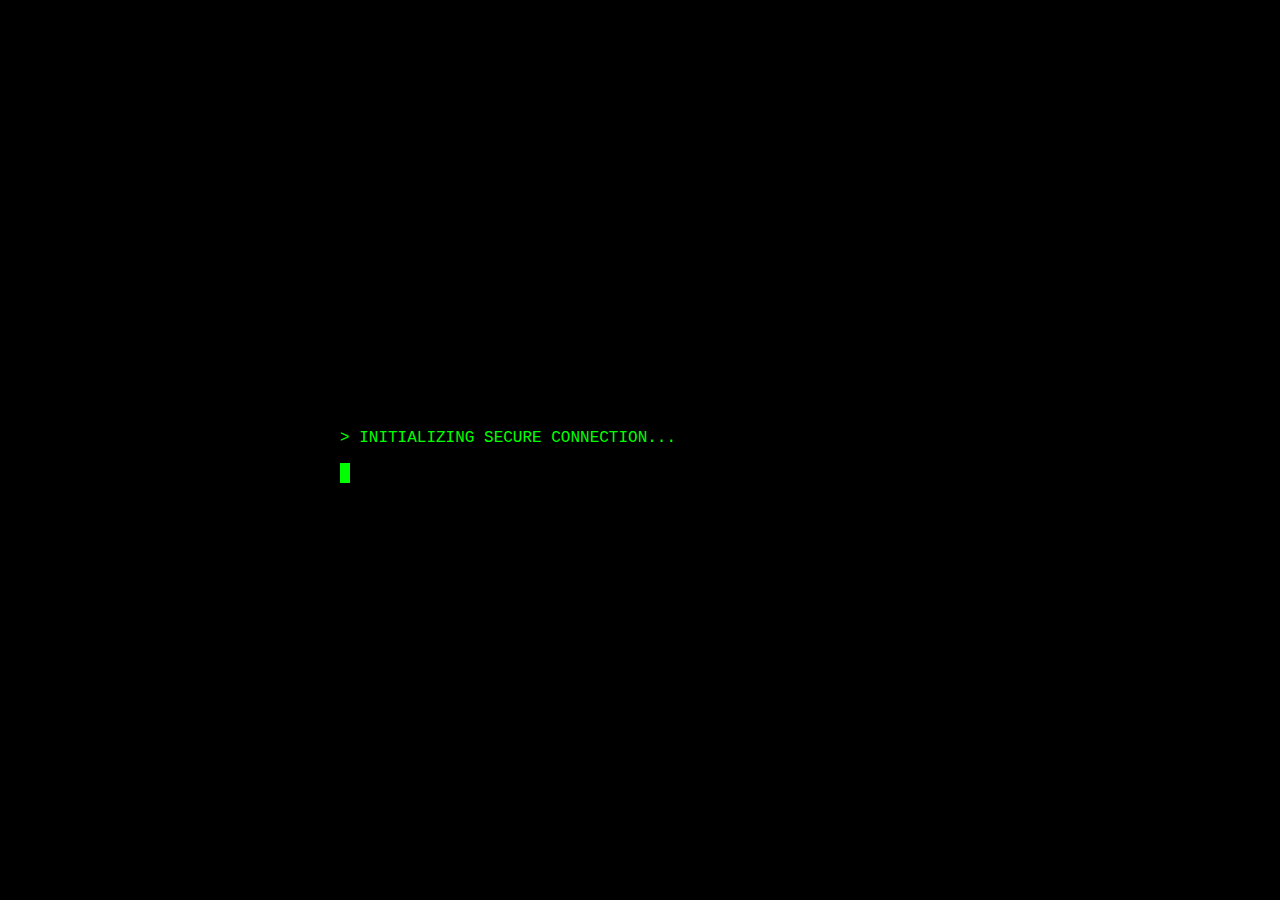
<file: index.html>
<!DOCTYPE html>
<html lang="en">

<head>
    <meta charset="UTF-8">
    <meta name="viewport" content="width=device-width, initial-scale=1.0">
    <title>Connecting to Chronos Network...</title>
    <style>
        body {
            background-color: #000;
            color: #0f0;
            font-family: 'Courier New', Courier, monospace;
            display: flex;
            justify-content: center;
            align-items: center;
            height: 100vh;
            margin: 0;
            overflow: hidden;
        }

        .terminal {
            text-align: left;
            width: 80%;
            max-width: 600px;
        }

        .cursor {
            display: inline-block;
            width: 10px;
            height: 20px;
            background-color: #0f0;
            animation: blink 1s infinite;
        }

        @keyframes blink {

            0%,
            100% {
                opacity: 1;
            }

            50% {
                opacity: 0;
            }
        }
    </style>
</head>

<body>
    <div class="terminal">
        <p>> INITIALIZING SECURE CONNECTION...</p>
        <p id="msg1" style="display:none">> VERIFYING BIOMETRICS...</p>
        <p id="msg2" style="display:none">> IDENTITY CONFIRMED: RESIDENT #8940</p>
        <p id="msg3" style="display:none">> WELCOME HOME.</p>
        <p id="msg4" style="display:none">> REDIRECTING TO INTRANET...</p>
        <span class="cursor"></span>
    </div>

    <script>
        const delays = [1000, 2500, 4000, 5500];
        const ids = ['msg1', 'msg2', 'msg3', 'msg4'];

        ids.forEach((id, index) => {
            setTimeout(() => {
                document.getElementById(id).style.display = 'block';
            }, delays[index]);
        });

        setTimeout(() => {
            window.location.href = 'intranet/intranet.html';
        }, 7000);
    </script>
</body>

</html>
</file>
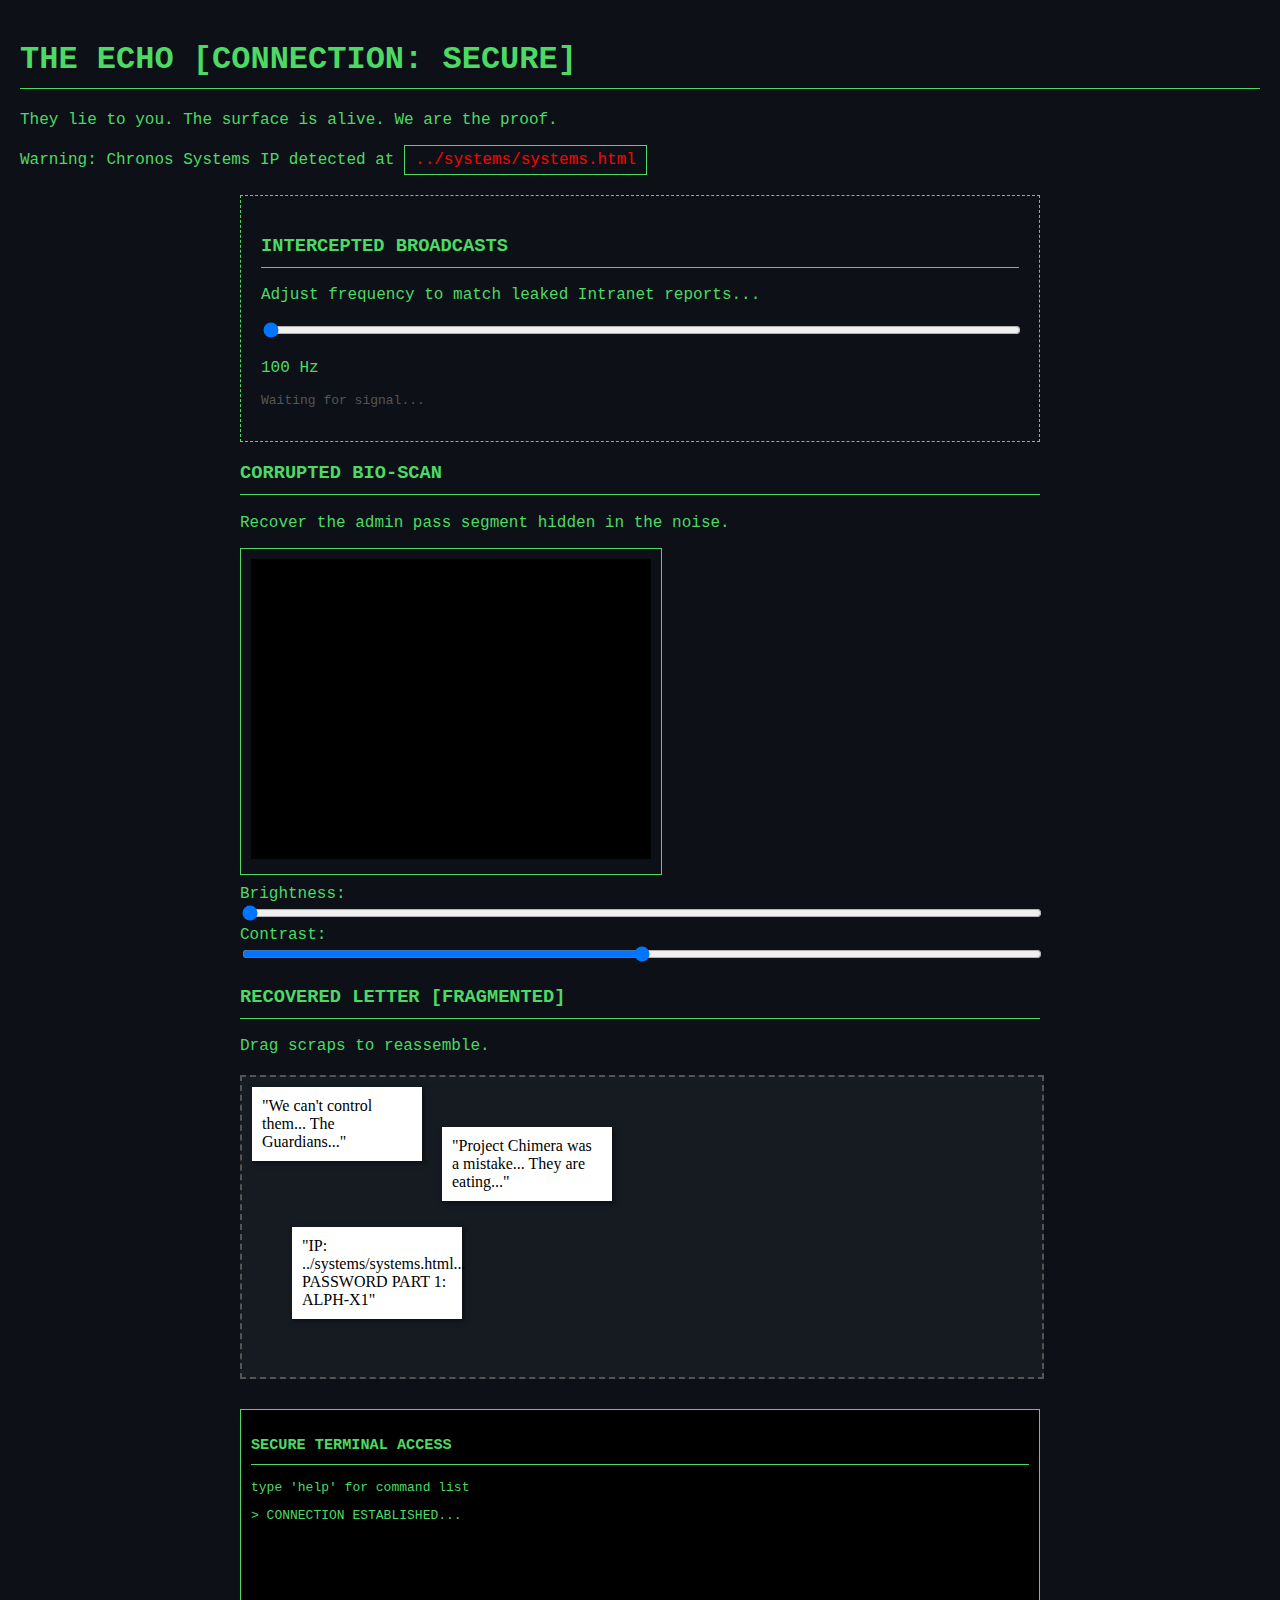
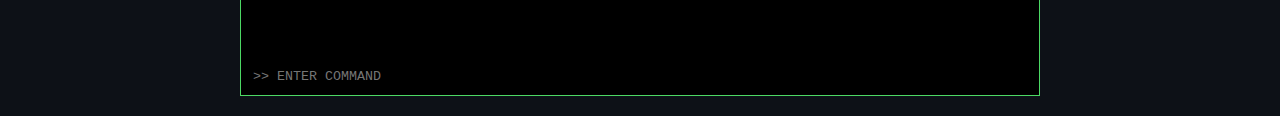
<file: echo/echo.html>
<!DOCTYPE html>
<html lang="en">

<head>
    <meta charset="UTF-8">
    <meta name="viewport" content="width=device-width, initial-scale=1.0">
    <title>THE ECHO /// RESISTANCE ARCHIVE</title>
    <link rel="stylesheet" href="../assets/css/echo.css">
    <script src="../assets/js/echo.js" defer></script>
</head>

<body>
    <header>
        <h1>THE ECHO [CONNECTION: SECURE]</h1>
        <p>They lie to you. The surface is alive. We are the proof.</p>
        <p>Warning: Chronos Systems IP detected at <a href="../systems/systems.html"
                style="color:red">../systems/systems.html</a></p>
    </header>

    <div class="container">

        <!-- Puzzle 4: Frequency Tuner -->
        <div class="tuner-control">
            <h3>Intercepted Broadcasts</h3>
            <p>Adjust frequency to match leaked Intranet reports...</p>
            <input type="range" min="100" max="1500" value="100" id="freq-slider" oninput="checkFrequency(this.value)">
            <p id="freq-display">100 Hz</p>
            <p id="audio-output" style="font-family: monospace; color: #555;">Waiting for signal...</p>
        </div>

        <!-- Puzzle 6: Image Steganography -->
        <div class="control-panel">
            <h3>Corrupted Bio-Scan</h3>
            <p>Recover the admin pass segment hidden in the noise.</p>
            <!-- Canvas for noise puzzle -->
            <div style="padding: 10px; display: inline-block; border: 1px solid #4cd964;">
                <canvas id="hidden-canvas" width="400" height="300"></canvas>
            </div>
            <div class="controls">
                <label>Brightness: <input type="range" id="bright" min="0" max="200" value="0"
                        oninput="updateImage()"></label><br>
                <label>Contrast: <input type="range" id="cont" min="0" max="200" value="100"
                        oninput="updateImage()"></label>
            </div>
            <p id="img-status" style="color: yellow;"></p>
        </div>

        <!-- Puzzle 5: Shredded Document -->
        <div class="doc-puzzle">
            <h3>Recovered Letter [FRAGMENTED]</h3>
            <p>Drag scraps to reassemble.</p>
            <div id="drop-zone" ondrop="drop(event)" ondragover="allowDrop(event)">
                <!-- Scraps -->
                <div class="scrap" id="scrap1" draggable="true" ondragstart="dragStart(event)"
                    style="top: 10px; left: 10px;">
                    "We can't control them... The Guardians..."
                </div>
                <div class="scrap" id="scrap2" draggable="true" ondragstart="dragStart(event)"
                    style="top: 50px; left: 200px;">
                    "Project Chimera was a mistake... They are eating..."
                </div>
                <div class="scrap" id="scrap3" draggable="true" ondragstart="dragStart(event)"
                    style="top: 150px; left: 50px;">
                    "IP: ../systems/systems.html... PASSWORD PART 1: ALPH-X1"
                </div>
            </div>
        </div>

        <!-- Terminal Puzzle (New Addition) -->
        <div class="terminal-box"
            style="margin-top: 30px; border: 1px solid #4cd964; padding: 10px; background: #000; font-family: monospace;">
            <h3>SECURE TERMINAL ACCESS</h3>
            <p>type 'help' for command list</p>
            <div id="terminal-output" style="height: 150px; overflow-y: auto; color: #4cd964; margin-bottom: 10px;">
                > CONNECTION ESTABLISHED...<br>
            </div>
            <input type="text" id="term-input"
                style="width: 100%; background: #000; color: #4cd964; border: none; outline: none; font-family: monospace;"
                placeholder=">> ENTER COMMAND">
        </div>

    </div>
</body>

</html>
</file>
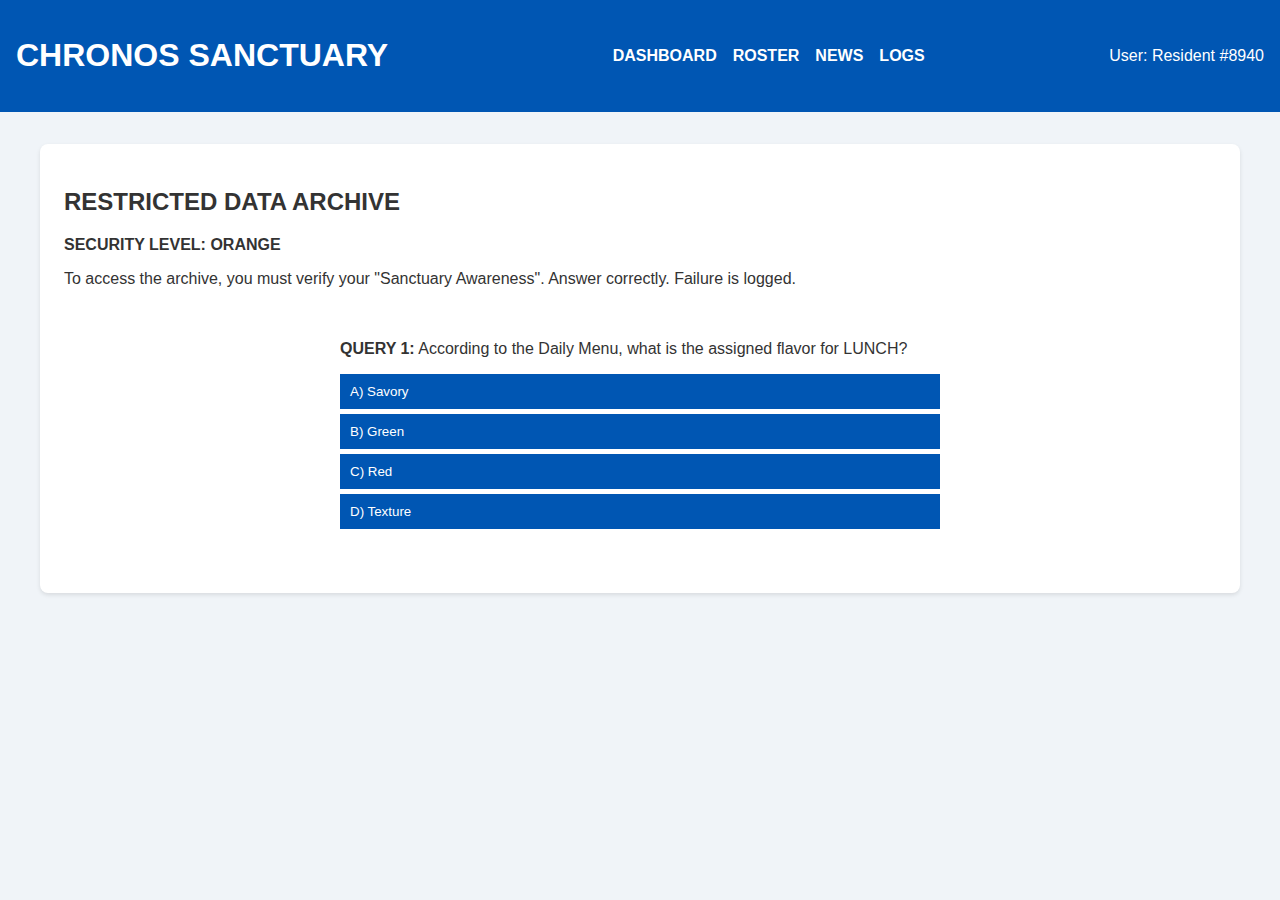
<file: intranet/logs.html>
<!DOCTYPE html>
<html lang="en">

<head>
    <meta charset="UTF-8">
    <meta name="viewport" content="width=device-width, initial-scale=1.0">
    <title>Chronos Sanctuary | Security Logs</title>
    <link rel="stylesheet" href="../assets/css/intranet.css">
    <style>
        .test-container {
            background: #fff;
            padding: 20px;
            border-radius: 5px;
            color: #333;
            max-width: 600px;
            margin: 0 auto;
        }

        .question {
            display: none;
            margin-bottom: 20px;
        }

        .question.active {
            display: block;
        }

        .options button {
            display: block;
            width: 100%;
            padding: 10px;
            margin: 5px 0;
            background: #0056b3;
            color: white;
            border: none;
            cursor: pointer;
            text-align: left;
        }

        .options button:hover {
            background: #004494;
        }

        #access-granted {
            display: none;
            border: 2px solid green;
            padding: 15px;
            margin-top: 20px;
            background: #e6ffe6;
        }
    </style>
</head>

<body>
    <header>
        <h1>CHRONOS SANCTUARY</h1>
        <nav>
            <ul>
                <li><a href="intranet.html">DASHBOARD</a></li>
                <li><a href="jobs.html">ROSTER</a></li>
                <li><a href="news.html">NEWS</a></li>
                <li><a href="logs.html" class="active">LOGS</a></li>
            </ul>
        </nav>
        <span>User: Resident #8940</span>
    </header>

    <div class="container">
        <div class="card">
            <h2>RESTRICTED DATA ARCHIVE</h2>
            <p><strong>SECURITY LEVEL: ORANGE</strong></p>
            <p>To access the archive, you must verify your "Sanctuary Awareness". Answer correctly. Failure is logged.
            </p>

            <div class="test-container" id="quiz-box">
                <!-- Q1 -->
                <div class="question active" id="q1">
                    <p><strong>QUERY 1:</strong> According to the Daily Menu, what is the assigned flavor for LUNCH?</p>
                    <div class="options">
                        <button onclick="fail()">A) Savory</button>
                        <button onclick="next(1)">B) Green</button>
                        <button onclick="fail()">C) Red</button>
                        <button onclick="fail()">D) Texture</button>
                    </div>
                </div>

                <!-- Q2 (Reference: Safety Logo color/jobs) -->
                <div class="question" id="q2">
                    <p><strong>QUERY 2:</strong> Complete the phrase: "Curiosity is dangerous. Compliance is _______."
                    </p>
                    <div class="options">
                        <button onclick="fail()">A) Mandatory</button>
                        <button onclick="fail()">B) Optional</button>
                        <button onclick="next(2)">C) Safety</button>
                        <button onclick="fail()">D) Forever</button>
                    </div>
                </div>

                <!-- Q3 (Reference: Jobs) -->
                <div class="question" id="q3">
                    <p><strong>QUERY 3:</strong> Who is the current "Employee of the Century"?</p>
                    <div class="options">
                        <button onclick="fail()">A) Jane Doe (Clone 3)</button>
                        <button onclick="next(3)">B) John Doe (Clone 4)</button>
                        <button onclick="fail()">C) The Director</button>
                        <button onclick="fail()">D) Subject 89</button>
                    </div>
                </div>
            </div>

            <div id="access-granted">
                <h3>ACCESS GRANTED</h3>
                <p>Welcome, Admin.</p>
                <hr>
                <h4>FILE: PROJECT CHIMERA (AUDIO LOG TRANSCRIPT)</h4>
                <p><strong>Dr. V:</strong> "Subject 89 is showing resistance to standard conditioning. We need to
                    increase the frequency."</p>
                <p><strong>Technician:</strong> "To what level?"</p>
                <p><strong>Dr. V:</strong> "Set the broadcast to <strong>880 Hz</strong>. It's the only thing that calms
                    him down."</p>
                <hr>
                <h4>FILE: MAINTENANCE NOTE</h4>
                <p>The <strong>Systems Core</strong> IP has been moved. Use the secure terminal in The Echo if you lost
                    the link.</p>
            </div>

            <div id="failure-msg" style="display:none; color: red; margin-top: 20px;">
                <h3>VERIFICATION FAILED</h3>
                <p>Security Team dispatched to your location. Please remain seated.</p>
                <button onclick="location.reload()">RETRY TERMINAL</button>
            </div>
        </div>
    </div>

    <script>
        function next(qNum) {
            document.getElementById('q' + qNum).classList.remove('active');
            const nextQ = document.getElementById('q' + (qNum + 1));
            if (nextQ) {
                nextQ.classList.add('active');
            } else {
                // Success
                document.getElementById('quiz-box').style.display = 'none';
                document.getElementById('access-granted').style.display = 'block';
            }
        }

        function fail() {
            document.getElementById('quiz-box').style.display = 'none';
            document.getElementById('failure-msg').style.display = 'block';
        }
    </script>
</body>

</html>
</file>
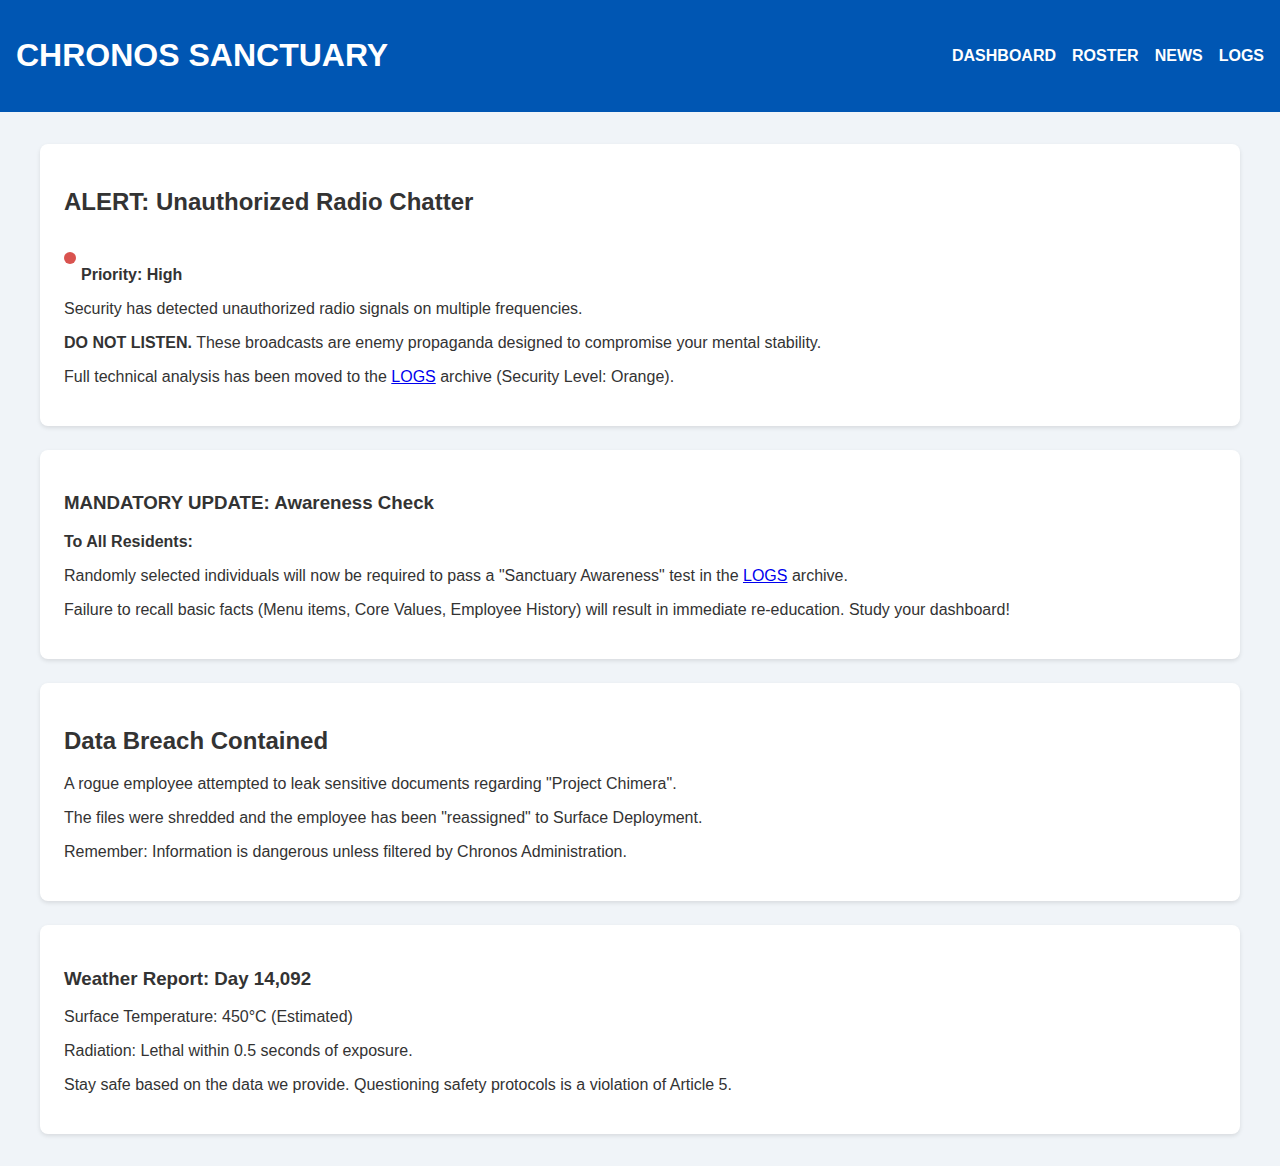
<file: intranet/news.html>
<!DOCTYPE html>
<html lang="en">

<head>
    <meta charset="UTF-8">
    <meta name="viewport" content="width=device-width, initial-scale=1.0">
    <title>Chronos News Network</title>
    <link rel="stylesheet" href="../assets/css/intranet.css">
</head>

<body>
    <header>
        <h1>CHRONOS SANCTUARY</h1>
        <nav>
            <ul>
                <li><a href="intranet.html">DASHBOARD</a></li>
                <li><a href="jobs.html">ROSTER</a></li>
                <li><a href="news.html">NEWS</a></li>
                <li><a href="logs.html">LOGS</a></li>
            </ul>
        </nav>
    </header>

    <div class="container">
        <div class="card">
            <h2>ALERT: Unauthorized Radio Chatter</h2>
            <p class="status-bad status-indicator"></p><strong>Priority: High</strong>
            <p>Security has detected unauthorized radio signals on multiple frequencies.</p>
            <p><strong>DO NOT LISTEN.</strong> These broadcasts are enemy propaganda designed to compromise your mental
                stability.</p>
            <p>Full technical analysis has been moved to the <a href="logs.html">LOGS</a> archive (Security Level:
                Orange).</p>
        </div>

        <div class="card">
            <h3>MANDATORY UPDATE: Awareness Check</h3>
            <p><strong>To All Residents:</strong></p>
            <p>Randomly selected individuals will now be required to pass a "Sanctuary Awareness" test in the <a
                    href="logs.html">LOGS</a> archive.</p>
            <p>Failure to recall basic facts (Menu items, Core Values, Employee History) will result in immediate
                re-education. Study your dashboard!</p>
        </div>

        <div class="card">
            <h2>Data Breach Contained</h2>
            <p>A rogue employee attempted to leak sensitive documents regarding "Project Chimera".</p>
            <p>The files were shredded and the employee has been "reassigned" to Surface Deployment.</p>
            <p>Remember: Information is dangerous unless filtered by Chronos Administration.</p>
        </div>

        <div class="card">
            <h3>Weather Report: Day 14,092</h3>
            <p>Surface Temperature: 450°C (Estimated)</p>
            <p>Radiation: Lethal within 0.5 seconds of exposure.</p>
            <p>Stay safe based on the data we provide. Questioning safety protocols is a violation of Article 5.</p>
        </div>
    </div>
</body>

</html>
</file>
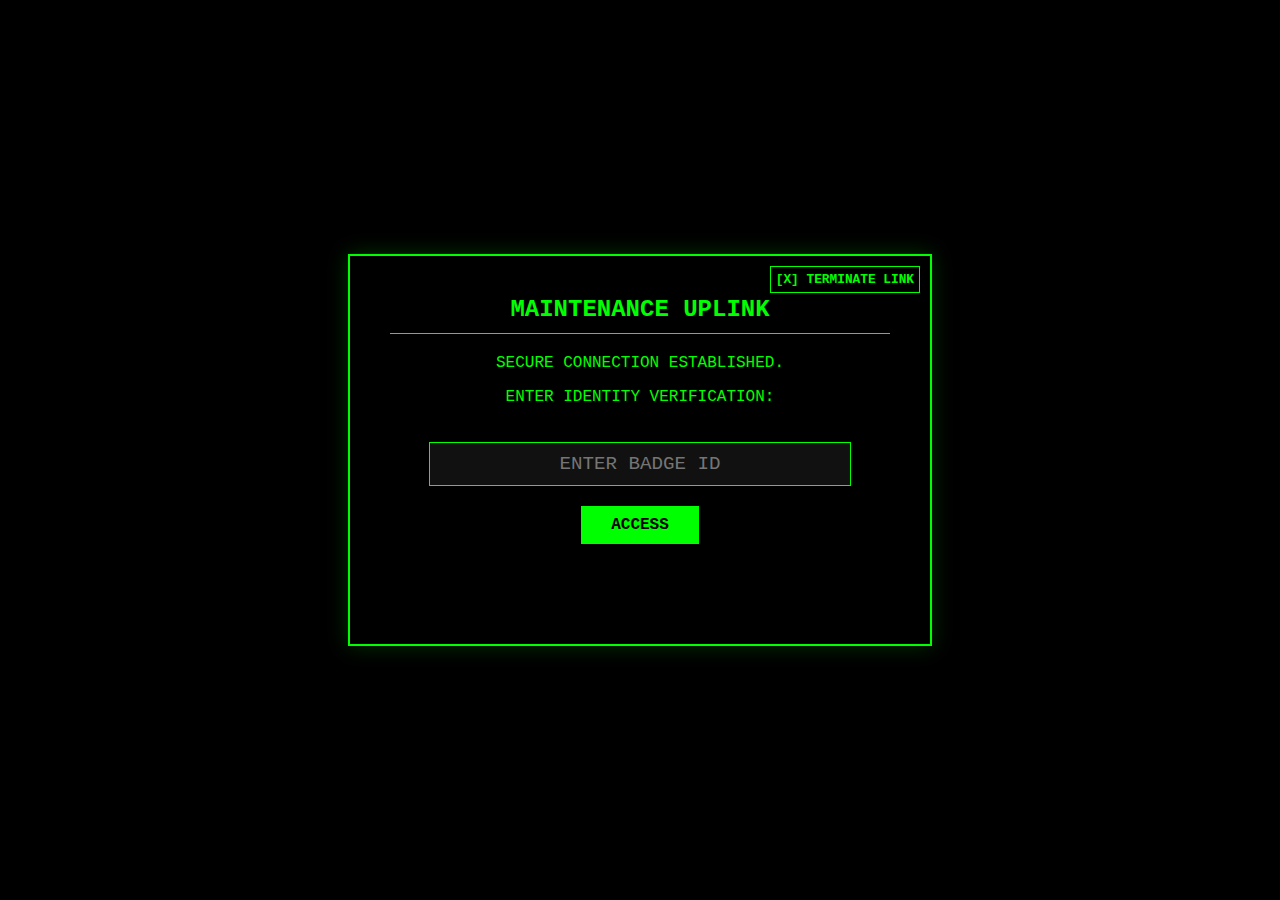
<file: intranet/uplink.html>
<!DOCTYPE html>
<html lang="en">

<head>
    <meta charset="UTF-8">
    <meta name="viewport" content="width=device-width, initial-scale=1.0">
    <title>MAINTENANCE UPLINK | CHRONOS</title>
    <style>
        body {
            background-color: #000;
            color: #0f0;
            font-family: 'Courier New', Courier, monospace;
            display: flex;
            justify-content: center;
            align-items: center;
            height: 100vh;
            margin: 0;
            text-align: center;
        }

        .container {
            border: 2px solid #0f0;
            padding: 40px;
            box-shadow: 0 0 20px rgba(0, 255, 0, 0.2);
            max-width: 500px;
            width: 90%;
            position: relative;
        }

        h2 {
            margin-top: 0;
            border-bottom: 1px solid #0f0;
            padding-bottom: 10px;
        }

        input {
            background: #111;
            color: #0f0;
            border: 1px solid #0f0;
            padding: 10px;
            width: 80%;
            margin: 20px 0;
            font-family: inherit;
            font-size: 1.2em;
            text-align: center;
            outline: none;
        }

        button {
            background: #0f0;
            color: #000;
            border: none;
            padding: 10px 30px;
            font-weight: bold;
            cursor: pointer;
            font-family: inherit;
            font-size: 1em;
        }

        button:hover {
            background: #0a0;
        }

        .close-btn {
            position: absolute;
            top: 10px;
            right: 10px;
            background: transparent;
            color: #0f0;
            border: 1px solid #0f0;
            padding: 5px;
            font-size: 0.8em;
        }

        .close-btn:hover {
            background: #0f0;
            color: #000;
        }

        #error-msg {
            color: red;
            height: 1.5em;
            /* reserve space */
            margin-top: 20px;
        }
    </style>
</head>

<body>

    <div class="container">
        <button class="close-btn" onclick="window.location.href='intranet.html'">[X] TERMINATE LINK</button>

        <h2>MAINTENANCE UPLINK</h2>
        <p>SECURE CONNECTION ESTABLISHED.</p>
        <p>ENTER IDENTITY VERIFICATION:</p>

        <input type="text" id="passcode" placeholder="ENTER BADGE ID" autofocus>
        <br>
        <button onclick="checkPass()">ACCESS</button>

        <p id="error-msg"></p>
    </div>

    <script>
        // Auto-focus input
        const input = document.getElementById('passcode');
        input.focus();

        // Enter key support
        input.addEventListener('keypress', (e) => {
            if (e.key === 'Enter') checkPass();
        });

        function checkPass() {
            const val = input.value.trim().toUpperCase().replace(/-/g, '');
            const msg = document.getElementById('error-msg');

            // Passcode: A7-B2-C9 (from jobs.html)
            if (val === 'A7B2C9') {
                msg.style.color = '#0f0';
                msg.innerText = "IDENTITY VERIFIED. REDIRECTING...";

                setTimeout(() => {
                    window.location.href = '../echo/echo.html';
                }, 1500);
            } else {
                msg.style.color = 'red';
                msg.innerText = "ACCESS DENIED: INCOMPATIBLE ID";
                input.value = '';
                input.focus();

                // Shake effect (simple visual)
                const container = document.querySelector('.container');
                container.style.transform = 'translate(5px, 0)';
                setTimeout(() => container.style.transform = 'translate(-5px, 0)', 50);
                setTimeout(() => container.style.transform = 'translate(5px, 0)', 100);
                setTimeout(() => container.style.transform = 'translate(0, 0)', 150);
            }
        }
    </script>
</body>

</html>
</file>
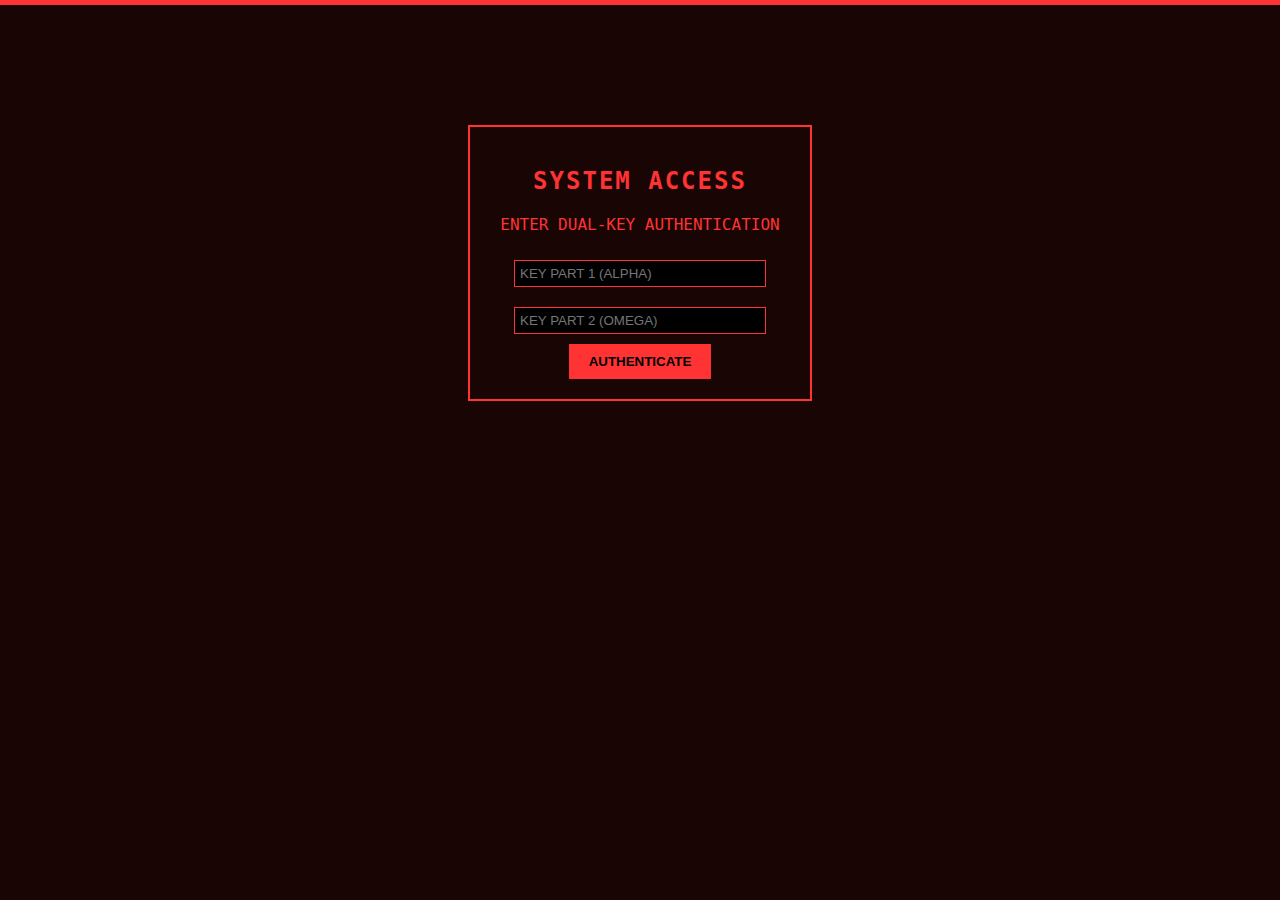
<file: systems/systems.html>
<!DOCTYPE html>
<html lang="en">

<head>
    <meta charset="UTF-8">
    <meta name="viewport" content="width=device-width, initial-scale=1.0">
    <title>CHRONOS SYSTEMS | CORE</title>
    <link rel="stylesheet" href="../assets/css/systems.css">
    <script src="../assets/js/systems.js" defer></script>
</head>

<body>

    <!-- Puzzle 7: Login -->
    <div id="login-modal" class="login-frame">
        <h2>SYSTEM ACCESS</h2>
        <p>ENTER DUAL-KEY AUTHENTICATION</p>
        <input type="text" id="sys-user" placeholder="KEY PART 1 (ALPHA)">
        <input type="text" id="sys-pass" placeholder="KEY PART 2 (OMEGA)">
        <button onclick="attemptLogin()">AUTHENTICATE</button>
    </div>

    <!-- Main Control Panel -->
    <div id="dashboard" style="display:none;" class="container">
        <header style="border-bottom: 2px solid red; padding-bottom: 20px; margin-bottom: 20px;">
            <h1>CHRONOS CORE CONTROL</h1>
            <p>WARNING: RESTRICTED AREA. AUTHORIZED PERSONNEL ONLY.</p>
        </header>

        <div class="grid-container">
            <!-- Puzzle 9: Database Search -->
            <div class="module">
                <h2>SUBJECT DATABASE</h2>
                <p>Search via Subject ID #</p>
                <input type="text" id="search-q" placeholder="ENTER ID (e.g., 42)">
                <button onclick="searchDatabase()">QUERY</button>
                <div id="search-res"></div>
            </div>

            <!-- Puzzle 8: Power Routing (Simplified) -->
            <!-- Puzzle 8: Power Routing -->
            <div class="module">
                <h2>POWER GRID STATUS</h2>
                <p>MAIN REACTOR: <span style="color:#0f0">ONLINE</span></p>
                <div style="margin: 10px 0;">
                    <button id="btn-backup" onclick="togglePower('backup')"
                        style="width:100%; margin-bottom:5px; background:#330000; border:1px solid #ff3333;">ENABLE
                        BACKUP GEN</button>
                    <button id="btn-life" onclick="togglePower('lifeSupport')"
                        style="width:100%; background:#ff3333; border:1px solid #ff3333;">DISABLE LIFE SUPPORT</button>
                </div>

                <hr style="border-color: #550000">

                <p>DOOR HYDRAULICS: <span id="door-status" style="color:red">OFFLINE</span></p>

                <div id="door-module"
                    style="margin-top: 20px; border: 2px dashed red; padding: 10px; opacity: 0.5; transition: all 0.5s;">
                    <h3>EMERGENCY DOOR RELEASE</h3>
                    <div id="override-section" style="display:none;">
                        <p>REQUIRES MANUAL OVERRIDE CODE</p>
                        <input type="text" id="override-code" placeholder="ENTER OVERRIDE CODE">
                        <button style="background: red; color: white; font-size: 1.2em; width: 100%;"
                            onclick="executeOverride()">EXECUTE OPEN</button>
                    </div>
                </div>
            </div>
        </div>
    </div>

    <div id="finale-overlay"></div>
</body>

</html>
</file>
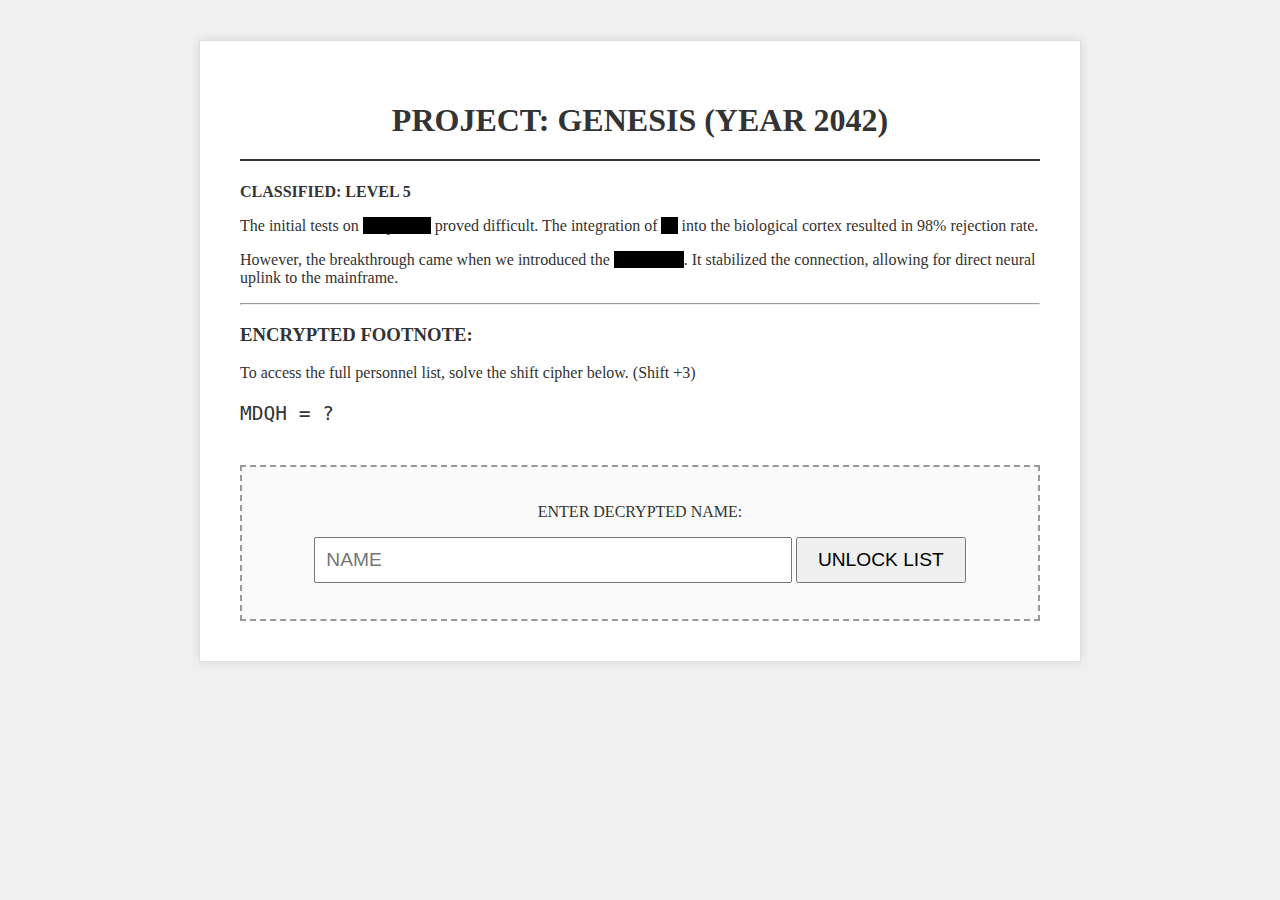
<file: chronos-arg/archive/file_00.html>
<!DOCTYPE html>
<html lang="en">

<head>
    <meta charset="UTF-8">
    <meta name="viewport" content="width=device-width, initial-scale=1.0">
    <title>ARCHIVE-00 | Chronos History</title>
    <style>
        body {
            background: #f0f0f0;
            color: #333;
            font-family: serif;
            margin: 40px;
        }

        .document {
            background: #fff;
            padding: 40px;
            box-shadow: 0 0 10px rgba(0, 0, 0, 0.1);
            max-width: 800px;
            margin: 0 auto;
            border: 1px solid #ddd;
        }

        h1 {
            text-align: center;
            border-bottom: 2px solid #333;
            padding-bottom: 20px;
        }

        .redacted {
            background: #000;
            color: #000;
            user-select: none;
        }

        .redacted:hover {
            background: #333;
            color: #fff;
            cursor: help;
        }

        /* Puzzle 16: Cipher Wheel */
        #cipher-box {
            margin-top: 40px;
            border: 2px dashed #999;
            padding: 20px;
            text-align: center;
            background: #fafafa;
        }

        input {
            padding: 10px;
            font-size: 1.2em;
            width: 60%;
        }

        button {
            padding: 10px 20px;
            font-size: 1.2em;
            cursor: pointer;
        }
    </style>
</head>

<body>

    <div class="document">
        <h1>PROJECT: GENESIS (YEAR 2042)</h1>
        <p><strong>CLASSIFIED: LEVEL 5</strong></p>

        <p>The initial tests on <span class="redacted" title="Subject 01">Subject 01</span> proved difficult. The
            integration of <span class="redacted" title="Artificial Intelligence">AI</span> into the biological cortex
            resulted in 98% rejection rate.</p>

        <p>However, the breakthrough came when we introduced the <span class="redacted" title="Chronos Serum">Serum
                A-9</span>. It stabilized the connection, allowing for direct neural uplink to the mainframe.</p>

        <hr>

        <h3>ENCRYPTED FOOTNOTE:</h3>
        <p>To access the full personnel list, solve the shift cipher below. (Shift +3)</p>
        <p style="font-family: monospace; font-size: 1.5em;">MDQH = ?</p>

        <div id="cipher-box">
            <p>ENTER DECRYPTED NAME:</p>
            <input type="text" id="cipher-input" placeholder="NAME">
            <button onclick="checkCipher()">UNLOCK LIST</button>
            <p id="cipher-msg"></p>
        </div>

        <div id="hidden-list" style="display:none; margin-top: 20px; border-top: 1px solid #ccc; padding-top: 20px;">
            <h3>PERSONNEL LIST [UNLOCKED]</h3>
            <ul>
                <li>Director V. Kallas</li>
                <li>Dr. A. Turing (Clone)</li>
                <li><strong>Security Chief: </strong> Access Code for Hyperion: <span style="color:red">4F 50 45
                        4E</span> (Hex)</li>
            </ul>
        </div>
    </div>

    <script>
        function checkCipher() {
            // ZLQD -> Shift -3 -> WINA
            // WAIT. Z(26) - 3 = W(23). L(12)-3=I(9). Q(17)-3=N(14). D(4)-3=A(1). -> WINA? No.
            // Let's try Shift +3 on plaintext = ciphertext.
            // A -> D. 
            // So to decrypt ZLQD, we go back 3. 
            // Z->W, L->I, Q->N, D->A. "WINA"? No.
            // Maybe it's not +3. "CAESAR"? C->F, A->D...
            // Let's make the answer "JANE" (Doe).
            // J(10)+3 = M. A(1)+3 = D. N(14)+3 = Q. E(5)+3 = H. 
            // Cipher: MDQH.
            // Let's update the HTML text above to MDQH.

            const val = document.getElementById('cipher-input').value.trim().toUpperCase();
            if (val === 'JANE') {
                document.getElementById('hidden-list').style.display = 'block';
                document.getElementById('cipher-msg').innerText = "ACCESS GRANTED.";
                document.getElementById('cipher-msg').style.color = "green";
            } else {
                document.getElementById('cipher-msg').innerText = "INCORRECT.";
                document.getElementById('cipher-msg').style.color = "red";
            }
        }
    </script>
</body>

</html>
</file>
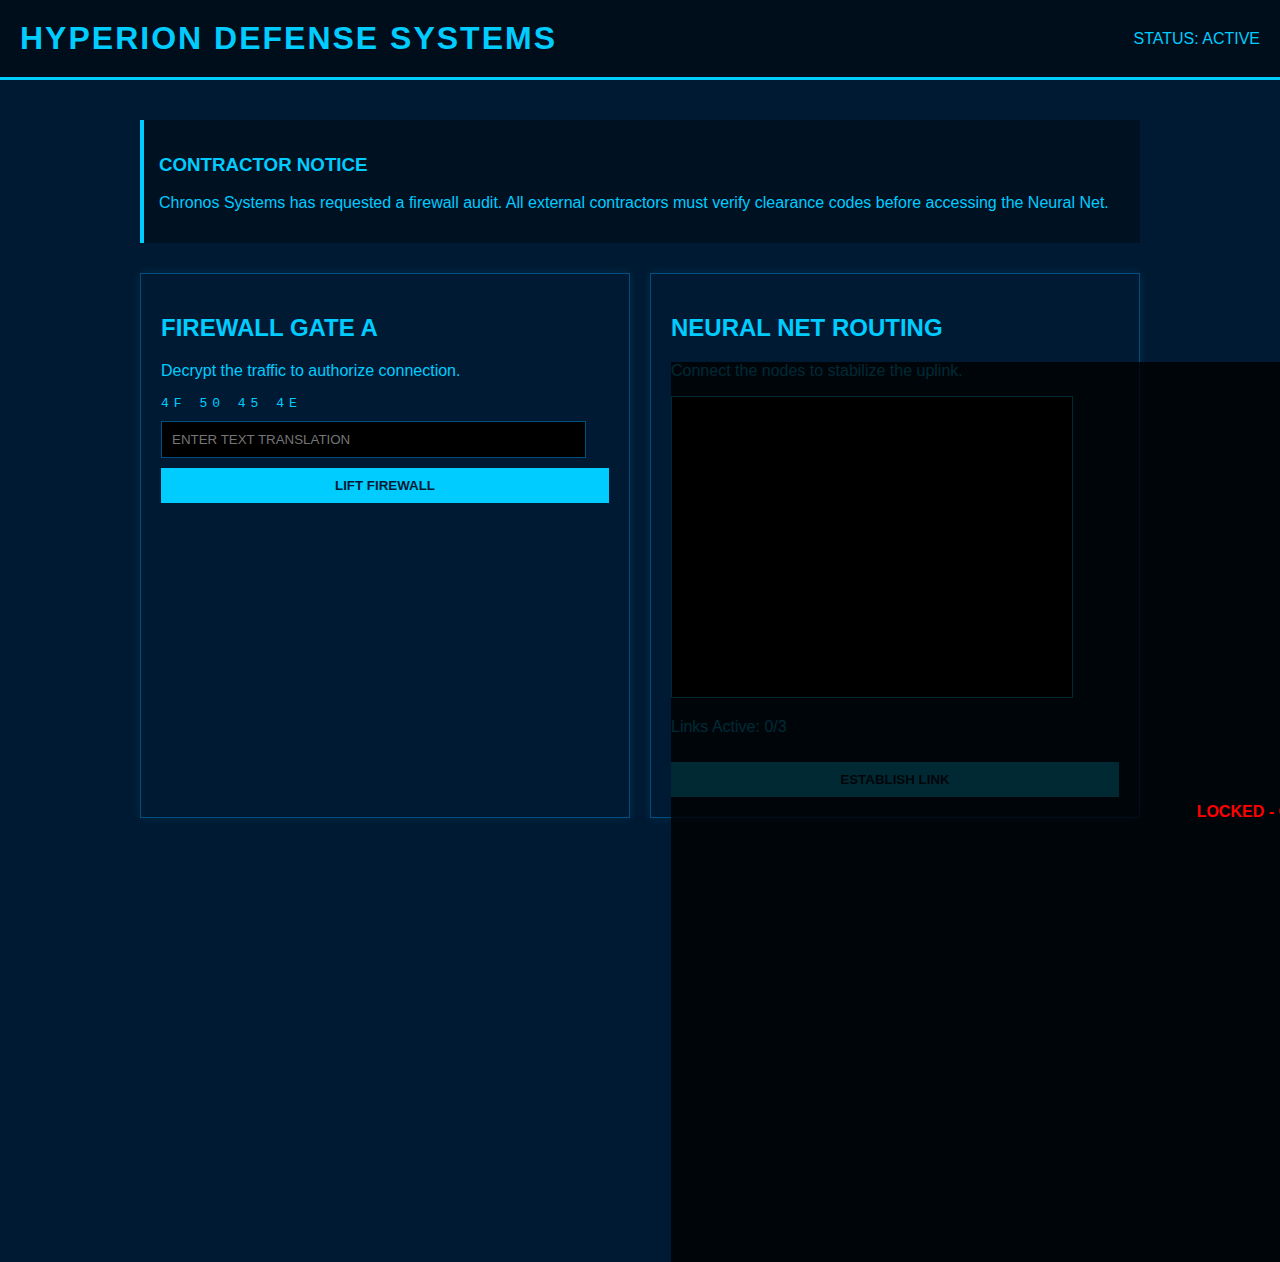
<file: chronos-arg/hyperion/hyperion.html>
<!DOCTYPE html>
<html lang="en">

<head>
    <meta charset="UTF-8">
    <meta name="viewport" content="width=device-width, initial-scale=1.0">
    <title>HYPERION DEFENSE | GLOBAL SECURITY</title>
    <style>
        body {
            background-color: #001a33;
            color: #00ccff;
            font-family: 'Segoe UI', Tahoma, Geneva, Verdana, sans-serif;
            margin: 0;
            padding: 0;
            overflow-x: hidden;
        }

        header {
            background: #000d1a;
            border-bottom: 3px solid #00ccff;
            padding: 20px;
            display: flex;
            justify-content: space-between;
            align-items: center;
        }

        h1 {
            margin: 0;
            letter-spacing: 2px;
        }

        .container {
            padding: 40px;
            max-width: 1000px;
            margin: 0 auto;
        }

        .grid {
            display: grid;
            grid-template-columns: repeat(2, 1fr);
            gap: 20px;
        }

        .card {
            background: rgba(0, 26, 51, 0.8);
            border: 1px solid #004d80;
            padding: 20px;
            box-shadow: 0 0 10px rgba(0, 204, 255, 0.1);
        }

        .card:hover {
            border-color: #00ccff;
            box-shadow: 0 0 20px rgba(0, 204, 255, 0.3);
        }

        button {
            background: #00ccff;
            color: #001a33;
            border: none;
            padding: 10px 20px;
            font-weight: bold;
            cursor: pointer;
            width: 100%;
            margin-top: 10px;
        }

        button:hover {
            background: #66e0ff;
        }

        .locked {
            opacity: 0.5;
            pointer-events: none;
        }

        /* Hex Puzzle Styles */
        #hex-grid {
            font-family: monospace;
            letter-spacing: 5px;
            margin: 10px 0;
            word-break: break-all;
        }
    </style>
</head>

<body>
    <header>
        <h1>HYPERION DEFENSE SYSTEMS</h1>
        <div>STATUS: <span style="color:#00ccff">ACTIVE</span></div>
    </header>

    <div class="container">
        <div style="background: #001122; padding: 15px; border-left: 4px solid #00ccff; margin-bottom: 30px;">
            <h3>CONTRACTOR NOTICE</h3>
            <p>Chronos Systems has requested a firewall audit. All external contractors must verify clearance codes
                before accessing the Neural Net.</p>
        </div>

        <div class="grid">
            <!-- Puzzle 14: Hex Decryption -->
            <div class="card">
                <h2>FIREWALL GATE A</h2>
                <p>Decrypt the traffic to authorize connection.</p>
                <div id="hex-grid">4F 50 45 4E</div>
                <input type="text" id="hex-input" placeholder="ENTER TEXT TRANSLATION"
                    style="width: 90%; padding: 10px; background: #000; color: #00ccff; border: 1px solid #004d80;">
                <button onclick="checkHex()">LIFT FIREWALL</button>
                <p id="hex-status"></p>
            </div>

            <!-- Puzzle 15: Nodes (Locked initially) -->
            <div class="card" id="node-card"> <!-- Locked State controlled by JS -->
                <h2>NEURAL NET ROUTING</h2>
                <div id="overlay-lock"
                    style="position:absolute; background:rgba(0,0,0,0.8); width:100%; height:100%; display:flex; justify-content:center; align-items:center; color:red; font-weight:bold; z-index:10;">
                    LOCKED - GATE A REQUIRED</div>

                <p>Connect the nodes to stabilize the uplink.</p>
                <canvas id="node-canvas" width="400" height="300"
                    style="background: #000; border: 1px solid #00ccff; cursor: crosshair;"></canvas>
                <p id="node-status">Links Active: 0/3</p>
                <button id="node-btn" disabled>ESTABLISH LINK</button>
            </div>
        </div>
    </div>

    <script>
        // Puzzle 14: Hex
        function checkHex() {
            const val = document.getElementById('hex-input').value.trim().toUpperCase();
            // 4F 50 45 4E -> OPEN
            if (val === 'OPEN') {
                document.getElementById('hex-status').innerText = "ACCESS GRANTED.";
                document.getElementById('hex-status').style.color = "#00ccff";

                // Unlock Puzzle 15
                document.getElementById('overlay-lock').style.display = 'none';
                initNodes();
            } else {
                document.getElementById('hex-status').innerText = "DECRYPTION FAILED.";
                document.getElementById('hex-status').style.color = "red";
            }
        }

        // Puzzle 15: Node Connection (Simplified logic for now)
        let nodes = [
            { x: 50, y: 50, connected: false },
            { x: 350, y: 50, connected: false },
            { x: 200, y: 250, connected: false }
        ];
        let activeLinks = 0;

        function initNodes() {
            const canvas = document.getElementById('node-canvas');
            const ctx = canvas.getContext('2d');

            // Draw function
            function draw() {
                ctx.clearRect(0, 0, canvas.width, canvas.height);
                ctx.strokeStyle = '#00ccff';
                ctx.lineWidth = 2;

                // Nodes
                nodes.forEach(n => {
                    ctx.beginPath();
                    ctx.arc(n.x, n.y, 10, 0, Math.PI * 2);
                    ctx.fillStyle = n.connected ? '#00ccff' : '#00334d';
                    ctx.fill();
                    ctx.stroke();
                });
            }

            draw();

            canvas.addEventListener('click', (e) => {
                const rect = canvas.getBoundingClientRect();
                const x = e.clientX - rect.left;
                const y = e.clientY - rect.top;

                // Check click on nodes
                nodes.forEach(n => {
                    if (Math.hypot(n.x - x, n.y - y) < 15) {
                        n.connected = !n.connected;
                        draw();
                        checkWin();
                    }
                });
            });

            function checkWin() {
                const allConnected = nodes.every(n => n.connected);
                document.getElementById('node-status').innerText = `Nodes Active: ${nodes.filter(n => n.connected).length}/3`;

                if (allConnected) {
                    document.getElementById('node-status').innerText += " - STABLE";
                    // Reveal Secret Code for Systems
                    alert("SYSTEM ALERT: HYPERION OVERRIDE CHIP GENERATED: [ HYP-88-SECure ]");
                }
            }
        }
    </script>
</body>

</html>
</file>
<file: assets/css/echo.css>
body {
    background-color: #0d1117;
    color: #4cd964;
    font-family: 'Courier New', Courier, monospace;
    padding: 20px;
    margin: 0;
}

h1,
h2,
h3 {
    text-transform: uppercase;
    border-bottom: 1px solid #4cd964;
    padding-bottom: 10px;
}

a {
    color: #4cd964;
    text-decoration: none;
    border: 1px solid #4cd964;
    padding: 5px 10px;
    display: inline-block;
    margin-right: 10px;
}

a:hover {
    background-color: #4cd964;
    color: #0d1117;
}

.container {
    max-width: 800px;
    margin: 0 auto;
}

/* Audio Tuner CSS */
.tuner-control {
    margin: 20px 0;
    padding: 20px;
    border: 1px dashed #4cd964;
}

input[type=range] {
    width: 100%;
}

/* Document Puzzle CSS */
#drop-zone {
    width: 100%;
    min-height: 300px;
    border: 2px dashed #555;
    position: relative;
    margin-top: 20px;
    background: #161b22;
}

.scrap {
    width: 150px;
    background: #fff;
    color: #000;
    padding: 10px;
    font-family: 'Times New Roman', serif;
    position: absolute;
    cursor: move;
    box-shadow: 2px 2px 5px rgba(0, 0, 0, 0.5);
    user-select: none;
}

/* Image Tool CSS */
.log-image {
    filter: brightness(0) contrast(200%);
    /* Default state: hidden/black */
    width: 100%;
    max-width: 500px;
    border: 1px solid #4cd964;
}

.controls {
    margin: 10px 0;
}
</file>
<file: assets/css/intranet.css>
:root {
    --primary-color: #0056b3;
    --secondary-color: #f0f4f8;
    --text-color: #333;
    --warning-color: #d9534f;
    --success-color: #5cb85c;
}

body {
    font-family: 'Segoe UI', Tahoma, Geneva, Verdana, sans-serif;
    background-color: var(--secondary-color);
    color: var(--text-color);
    margin: 0;
    padding: 0;
}

header {
    background-color: var(--primary-color);
    color: white;
    padding: 1rem;
    display: flex;
    justify-content: space-between;
    align-items: center;
}

nav ul {
    list-style: none;
    display: flex;
    gap: 1rem;
}

nav a {
    color: white;
    text-decoration: none;
    font-weight: bold;
}

.container {
    max-width: 1200px;
    margin: 2rem auto;
    padding: 0 1rem;
}

.card {
    background: white;
    border-radius: 8px;
    padding: 1.5rem;
    box-shadow: 0 2px 4px rgba(0,0,0,0.1);
    margin-bottom: 1.5rem;
}

.status-indicator {
    display: inline-block;
    width: 12px;
    height: 12px;
    border-radius: 50%;
    margin-right: 5px;
}

.status-good { background-color: var(--success-color); }
.status-bad { background-color: var(--warning-color); }

/* Puzzle Elements */
.glitch-text {
    position: relative;
    display: inline-block;
}

/* Hidden Maintenance Modal */
#maintenance-modal {
    display: none;
    position: fixed;
    top: 50%;
    left: 50%;
    transform: translate(-50%, -50%);
    background: #000;
    color: #0f0;
    padding: 2rem;
    border: 2px solid #0f0;
    z-index: 1000;
    font-family: monospace;
}

.system-overlay {
    background: rgba(0,0,0,0.8);
    position: fixed;
    top: 0; left: 0; right: 0; bottom: 0;
    z-index: 999;
    display: none;
}

/* Glitch Animation */
@keyframes glitch-anim {
    0% { transform: translate(0) }
    20% { transform: translate(-2px, 2px) }
    40% { transform: translate(-2px, -2px) }
    60% { transform: translate(2px, 2px) }
    80% { transform: translate(2px, -2px) }
    100% { transform: translate(0) }
}

.glitch-active {
    animation: glitch-anim 0.3s infinite;
    color: red;
    font-weight: bold;
}
</file>
<file: assets/css/systems.css>
body {
    background-color: #1a0505;
    color: #ff3333;
    font-family: 'Consolas', 'Monaco', monospace;
    margin: 0;
    padding: 20px;
    border-top: 5px solid #ff3333;
}

h1,
h2 {
    text-transform: uppercase;
    letter-spacing: 2px;
}

.login-frame {
    border: 2px solid #ff3333;
    padding: 20px;
    width: 300px;
    margin: 100px auto;
    text-align: center;
}

input {
    background: #000;
    color: #ff3333;
    border: 1px solid #ff3333;
    padding: 5px;
    margin: 10px 0;
    width: 80%;
}

button {
    background: #ff3333;
    color: #000;
    border: none;
    padding: 10px 20px;
    cursor: pointer;
    font-weight: bold;
}

button:hover {
    background: #cc0000;
}

/* Control Panel */
.grid-container {
    display: grid;
    grid-template-columns: 1fr 1fr;
    gap: 20px;
    margin-top: 20px;
}

.module {
    border: 1px solid #550000;
    padding: 15px;
    background: rgba(50, 0, 0, 0.3);
}

.power-line {
    height: 5px;
    background: #330000;
    margin: 10px 0;
    position: relative;
    transition: background 0.5s;
}

.power-active {
    background: #ff3333;
    box-shadow: 0 0 10px #ff3333;
}

/* Finale Video */
#finale-overlay {
    position: fixed;
    top: 0;
    left: 0;
    width: 100%;
    height: 100%;
    background: black;
    z-index: 1000;
    display: none;
    align-items: center;
    justify-content: center;
    color: white;
    font-size: 2em;
    text-align: center;
}
</file>
